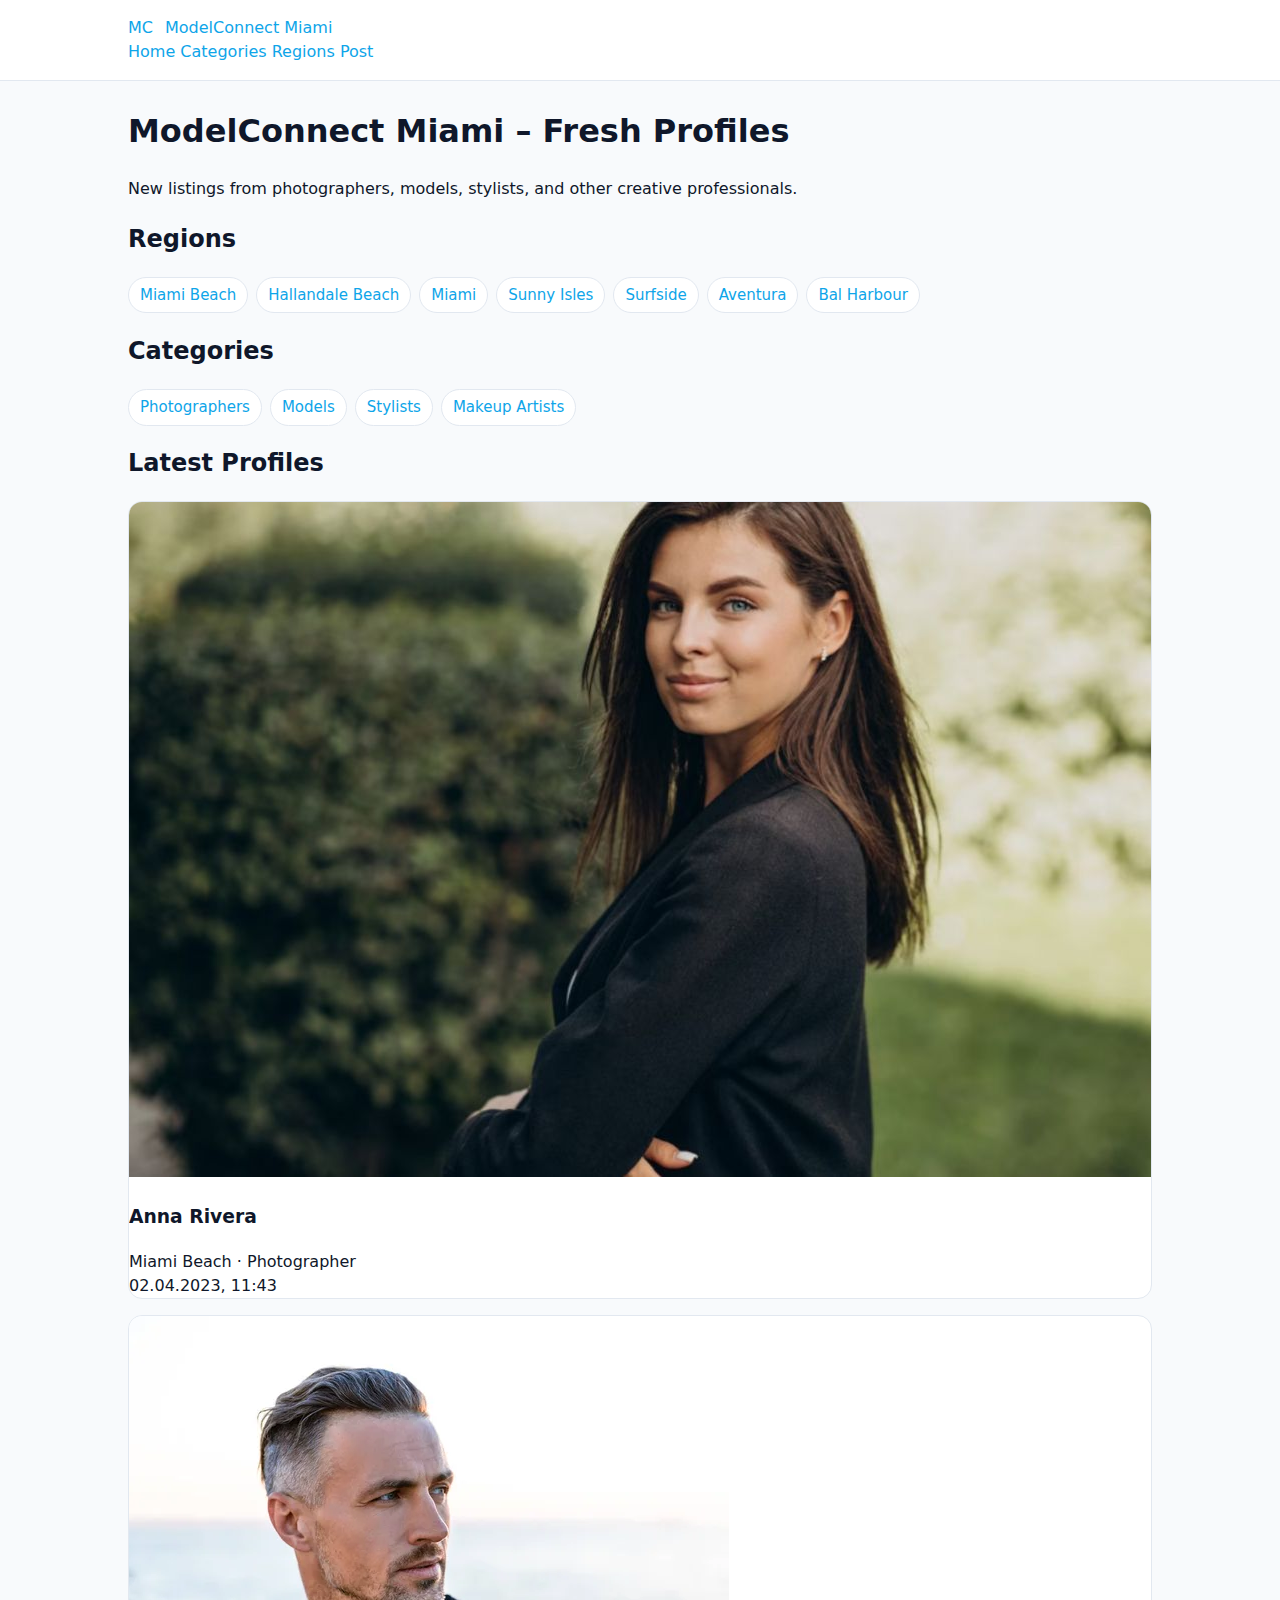
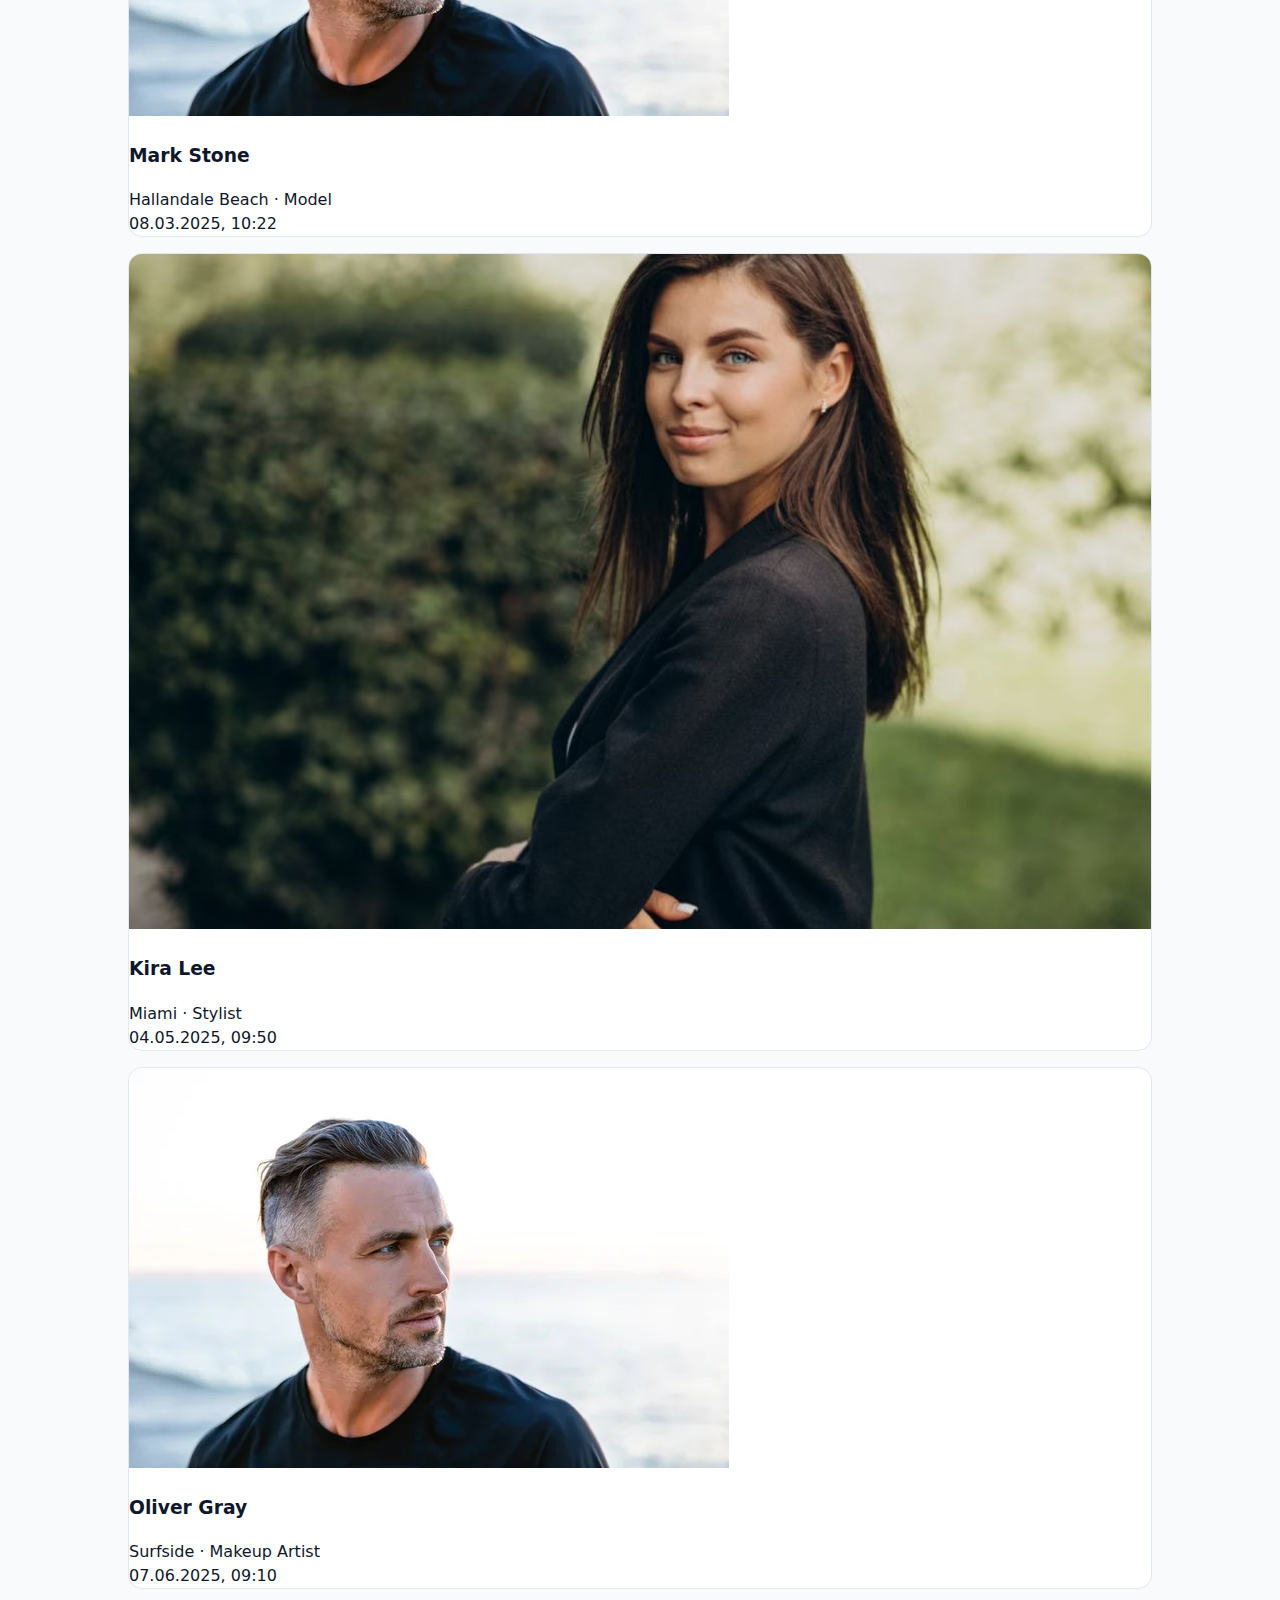
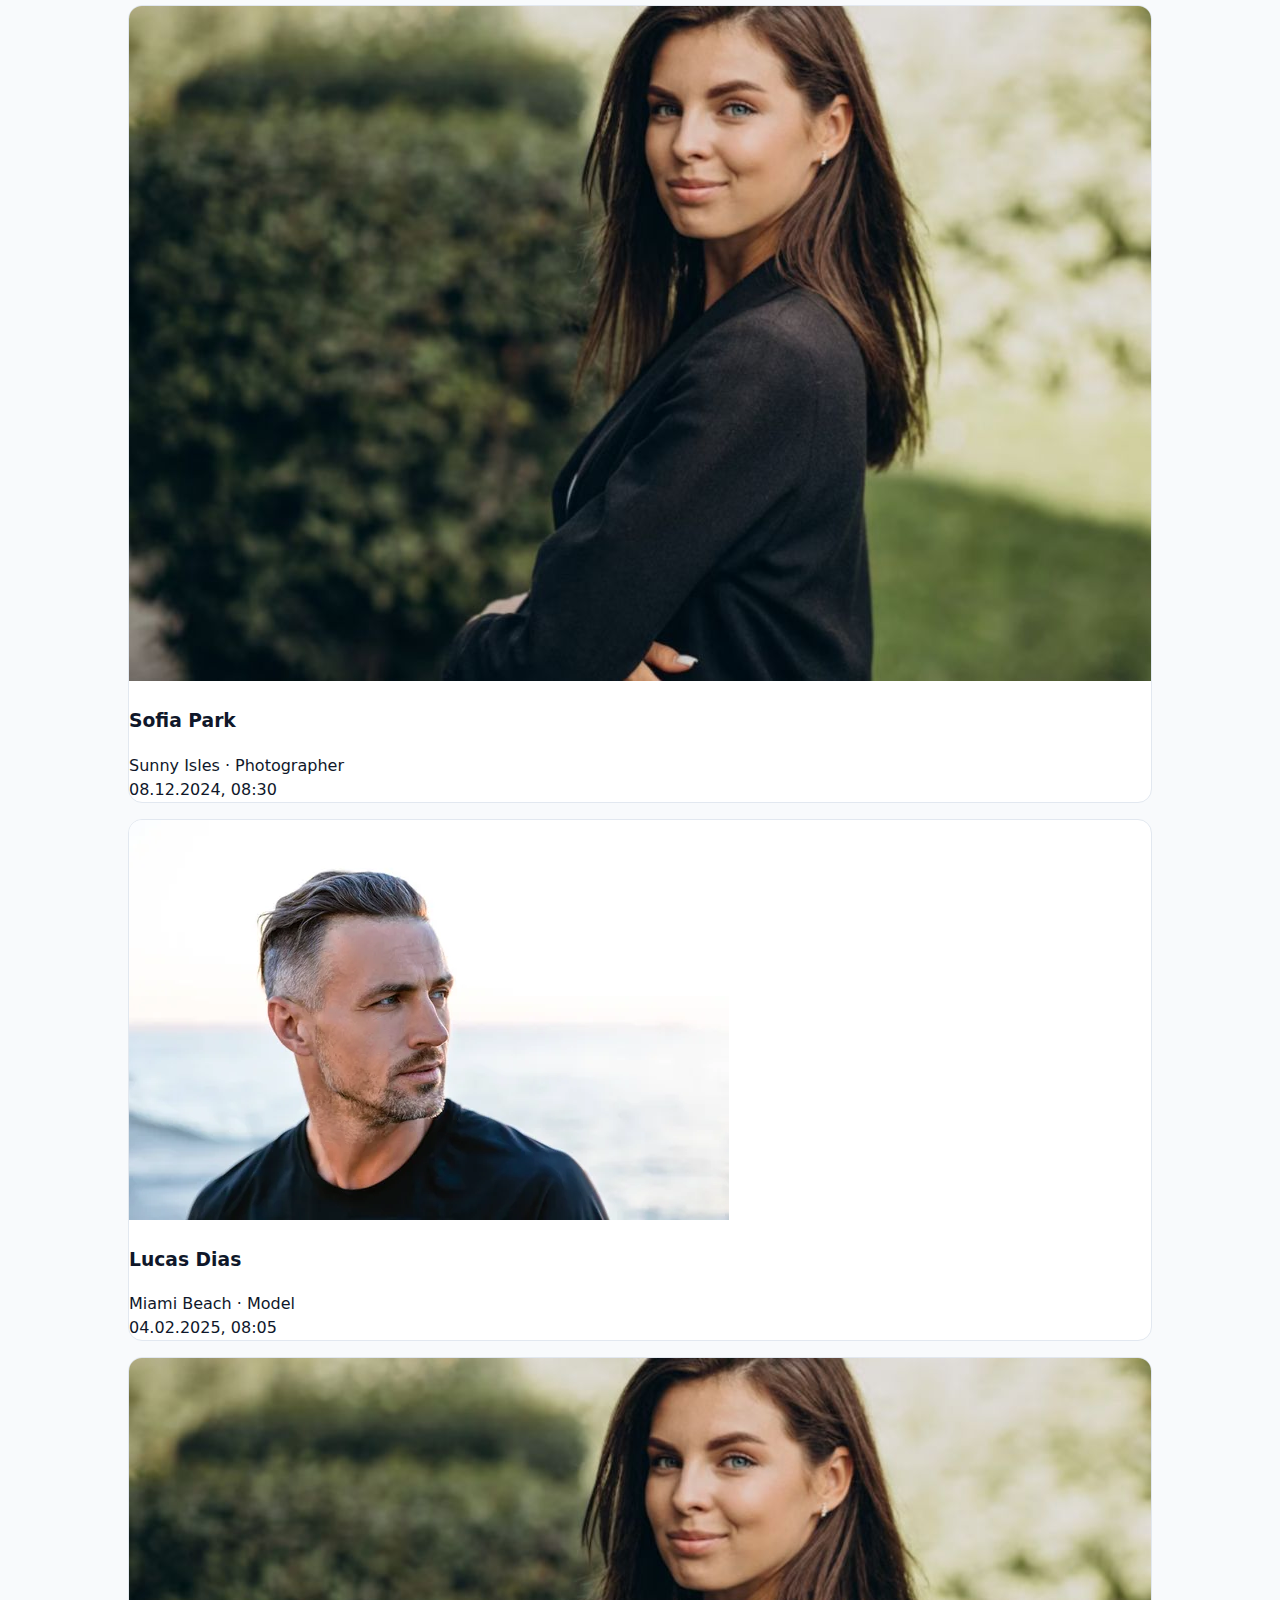
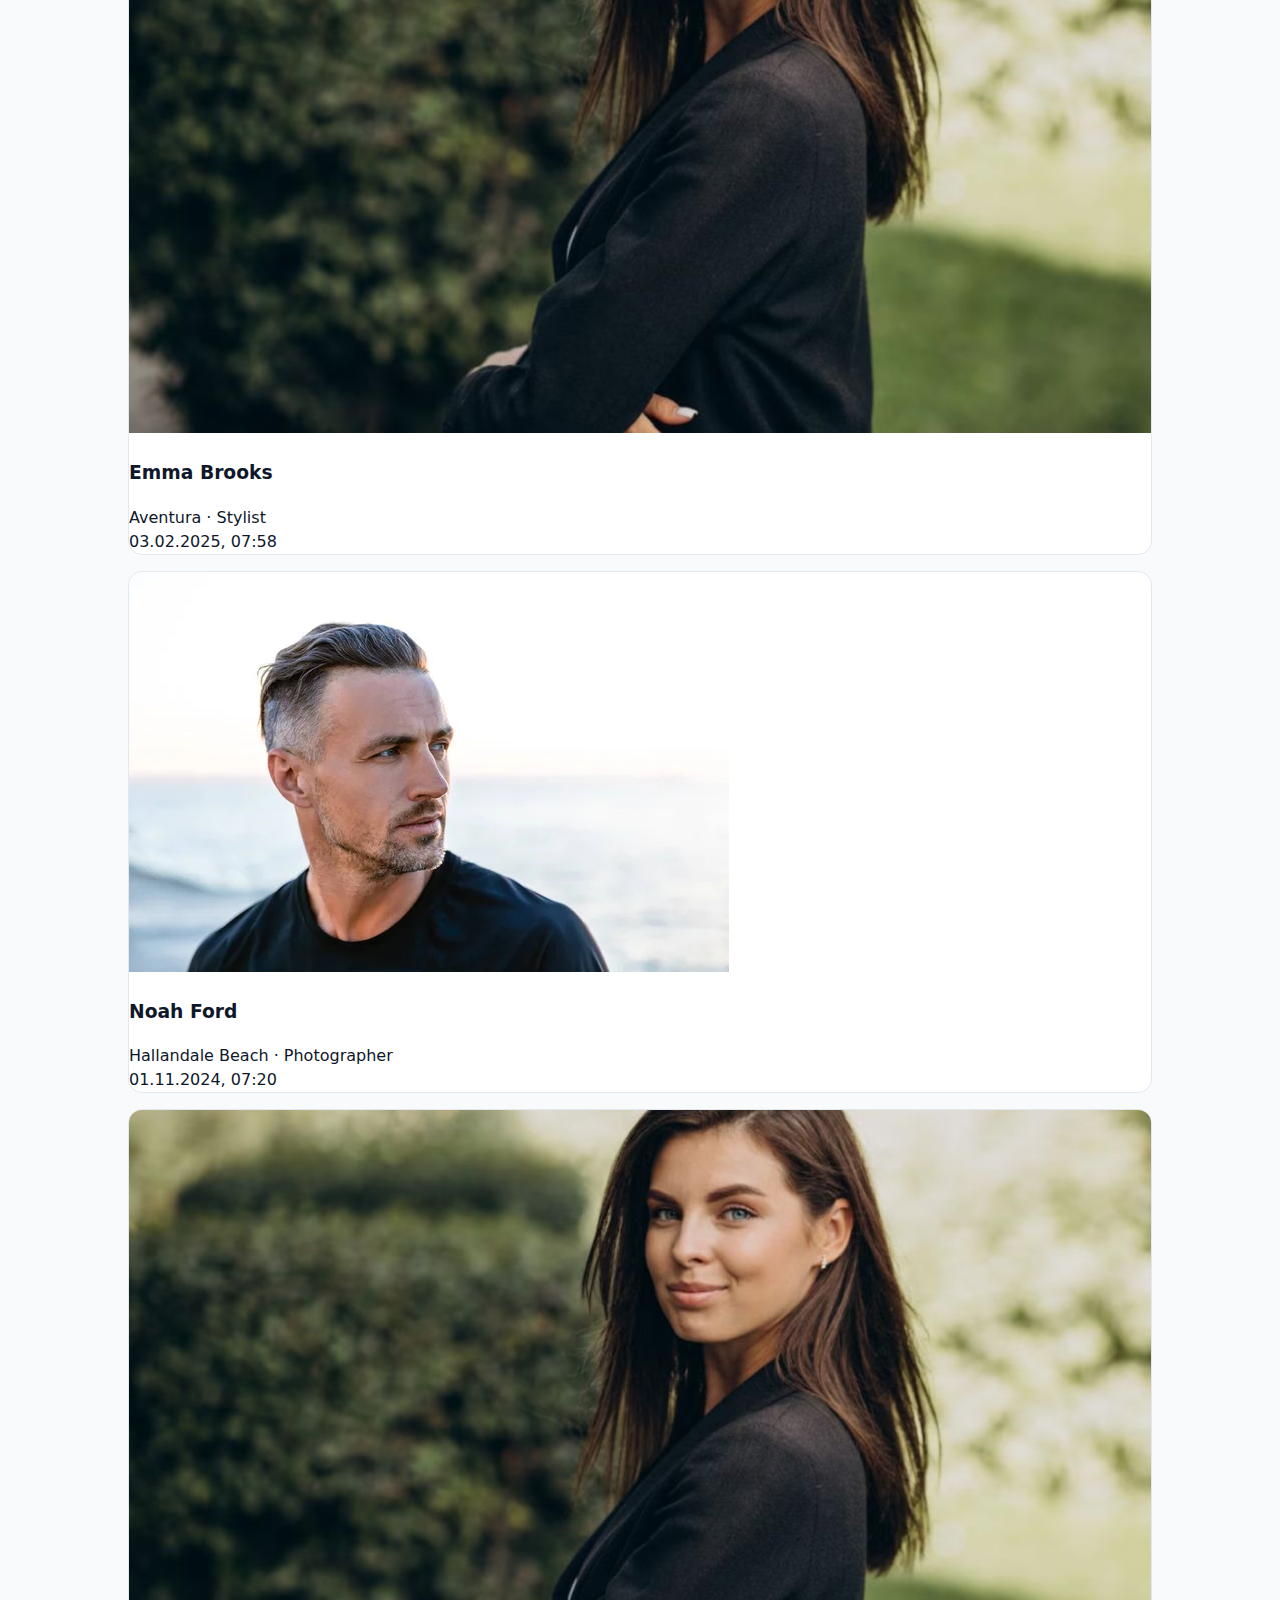
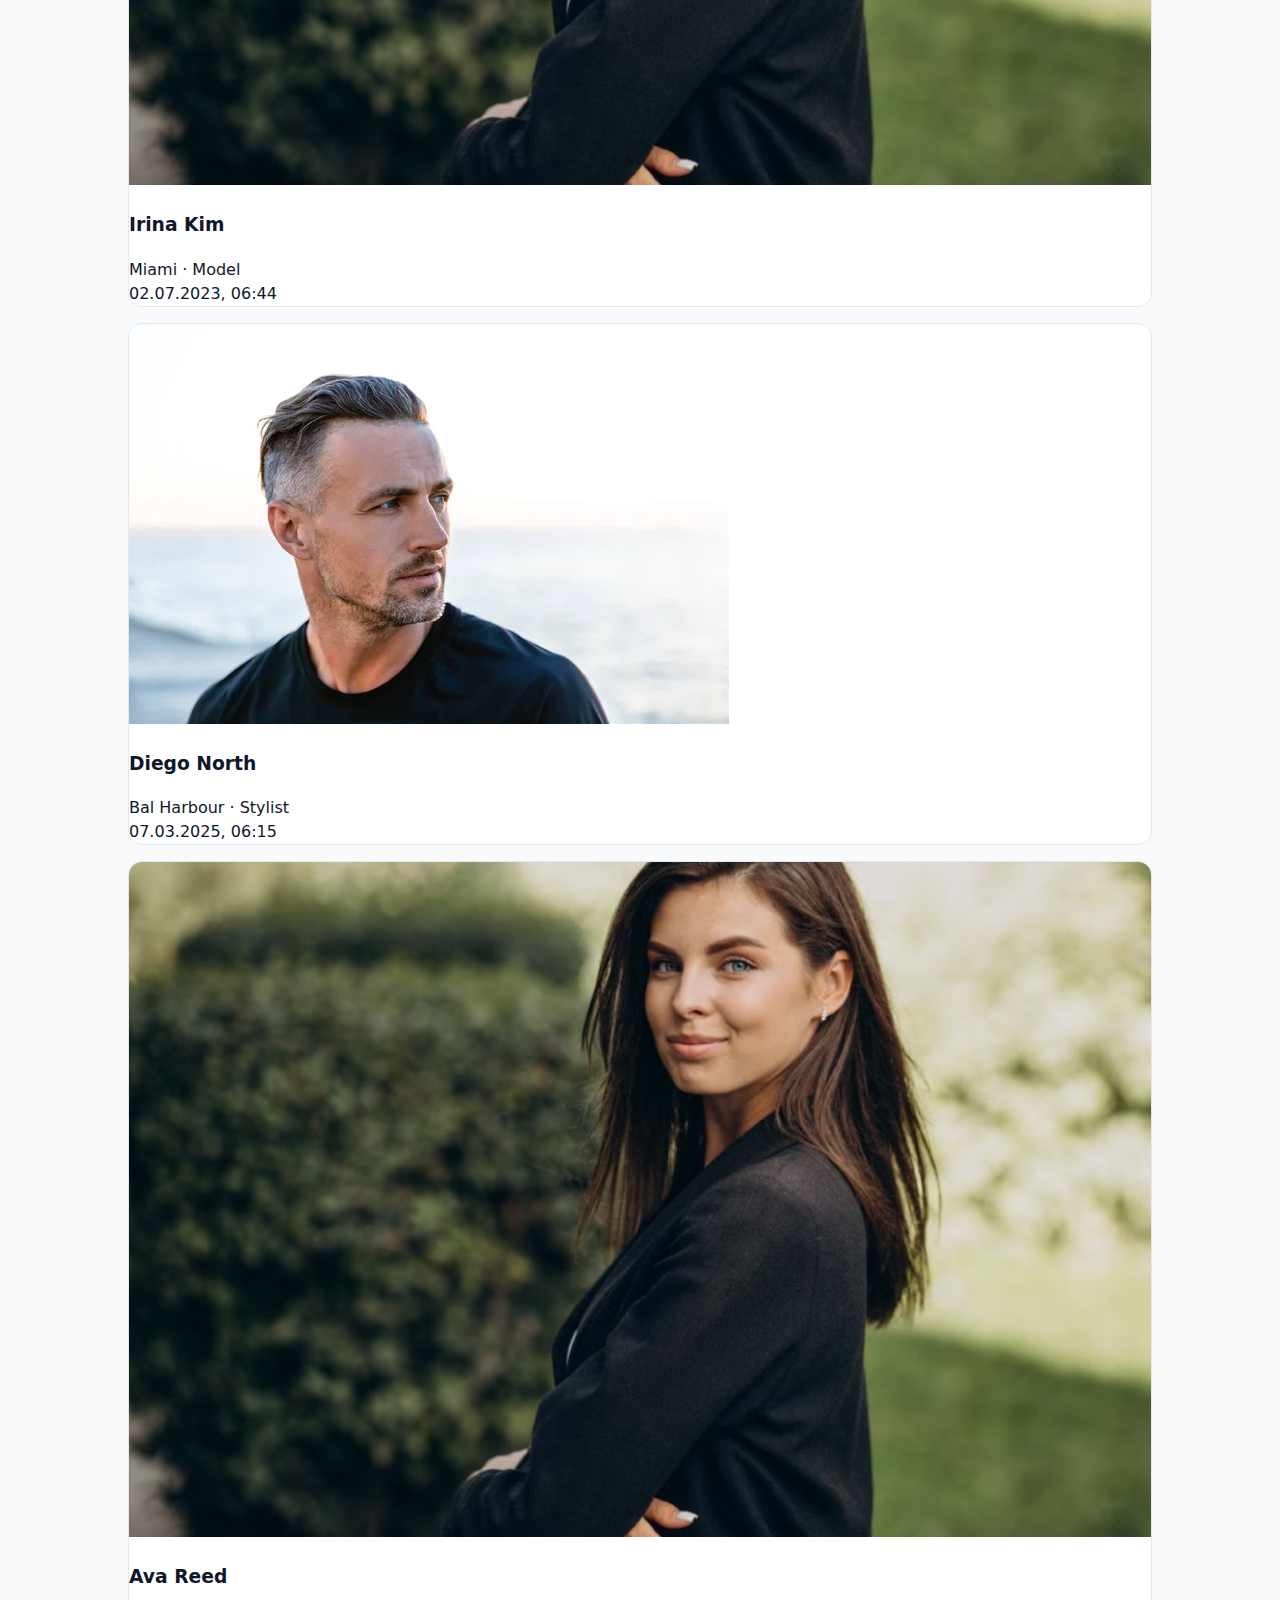
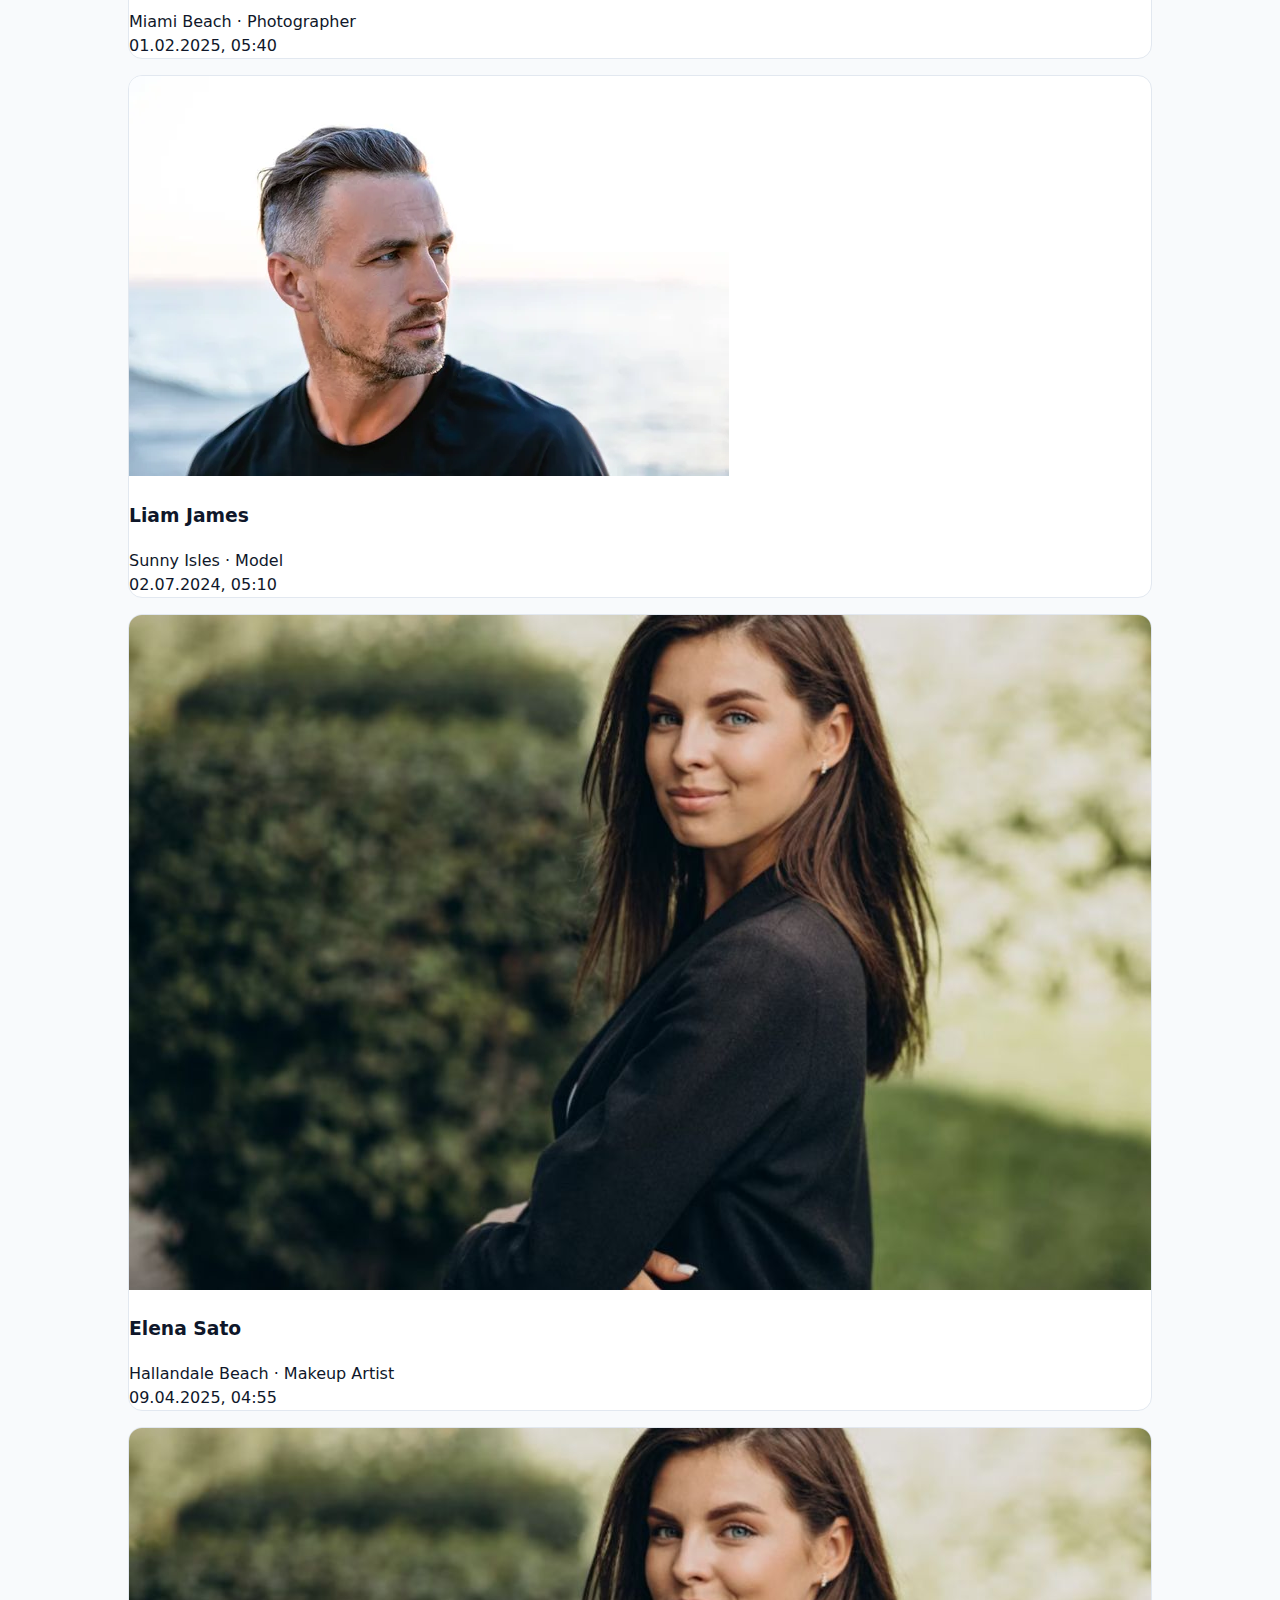
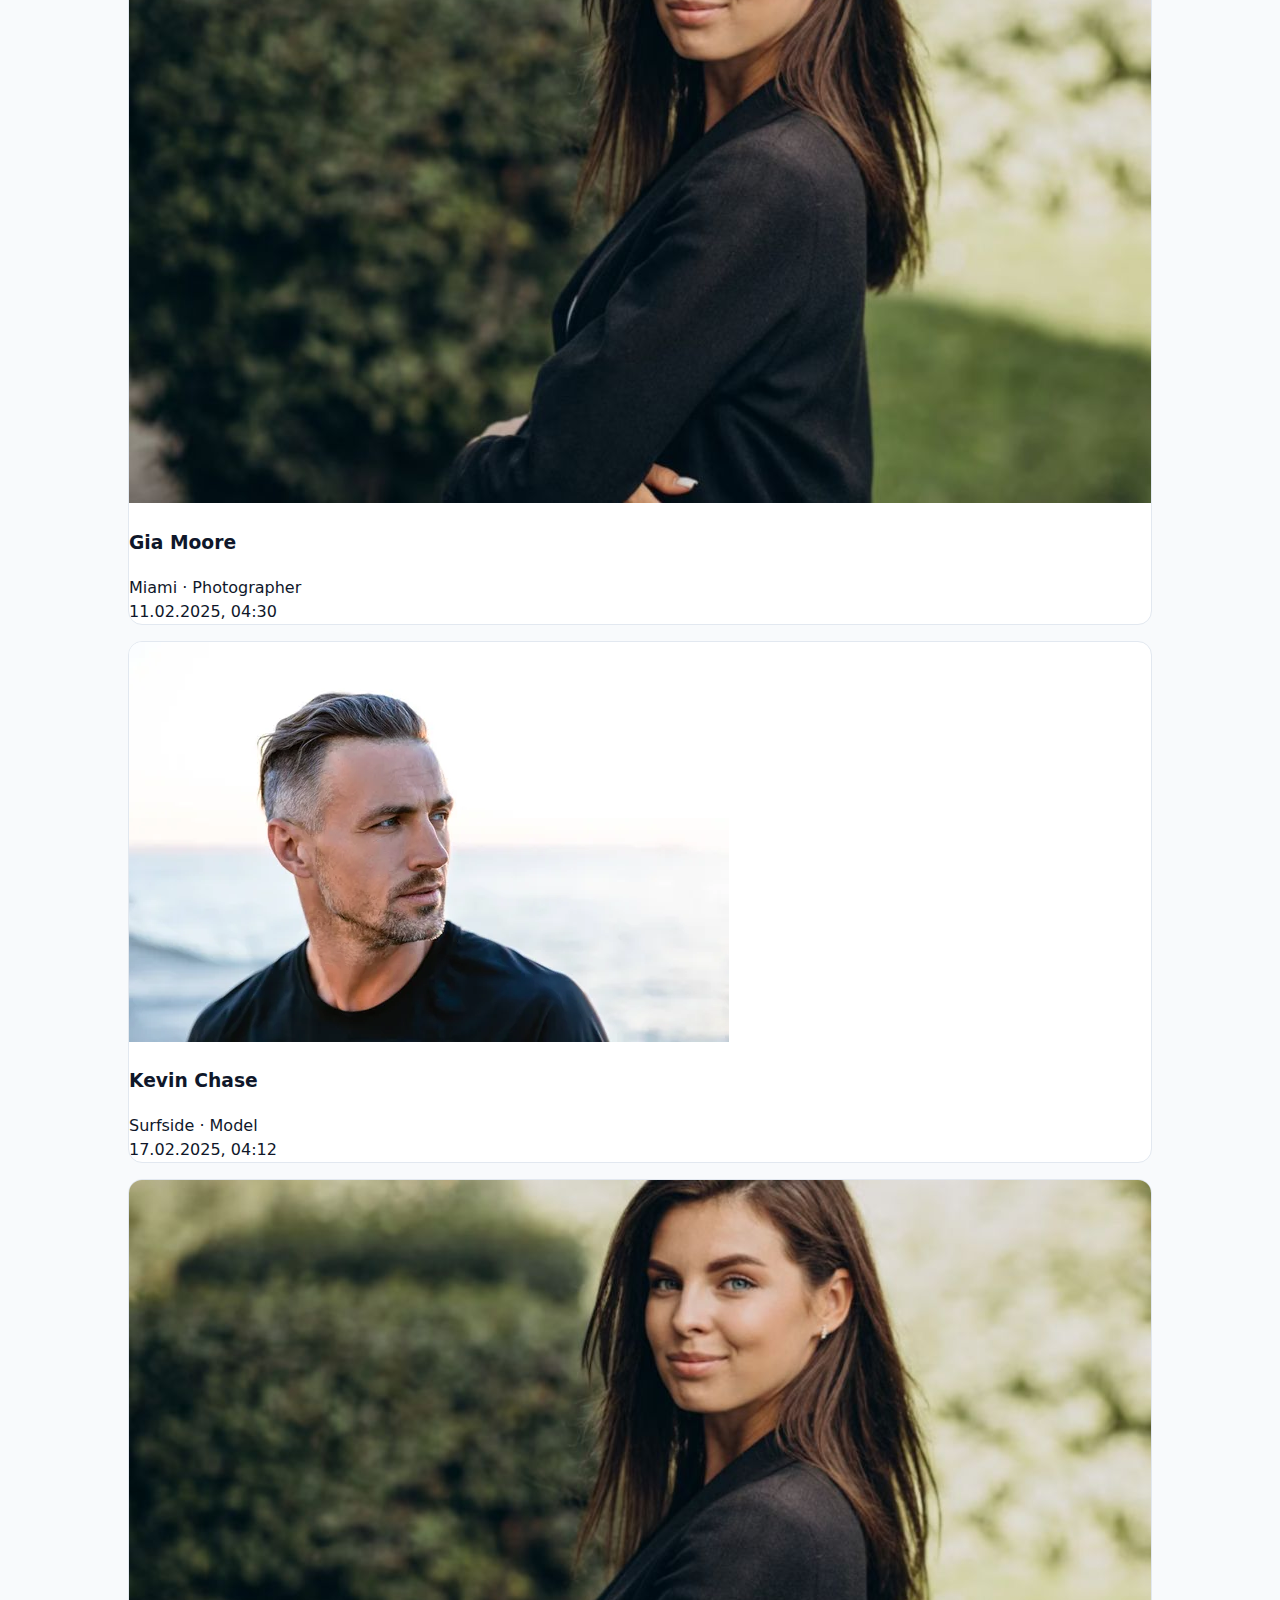
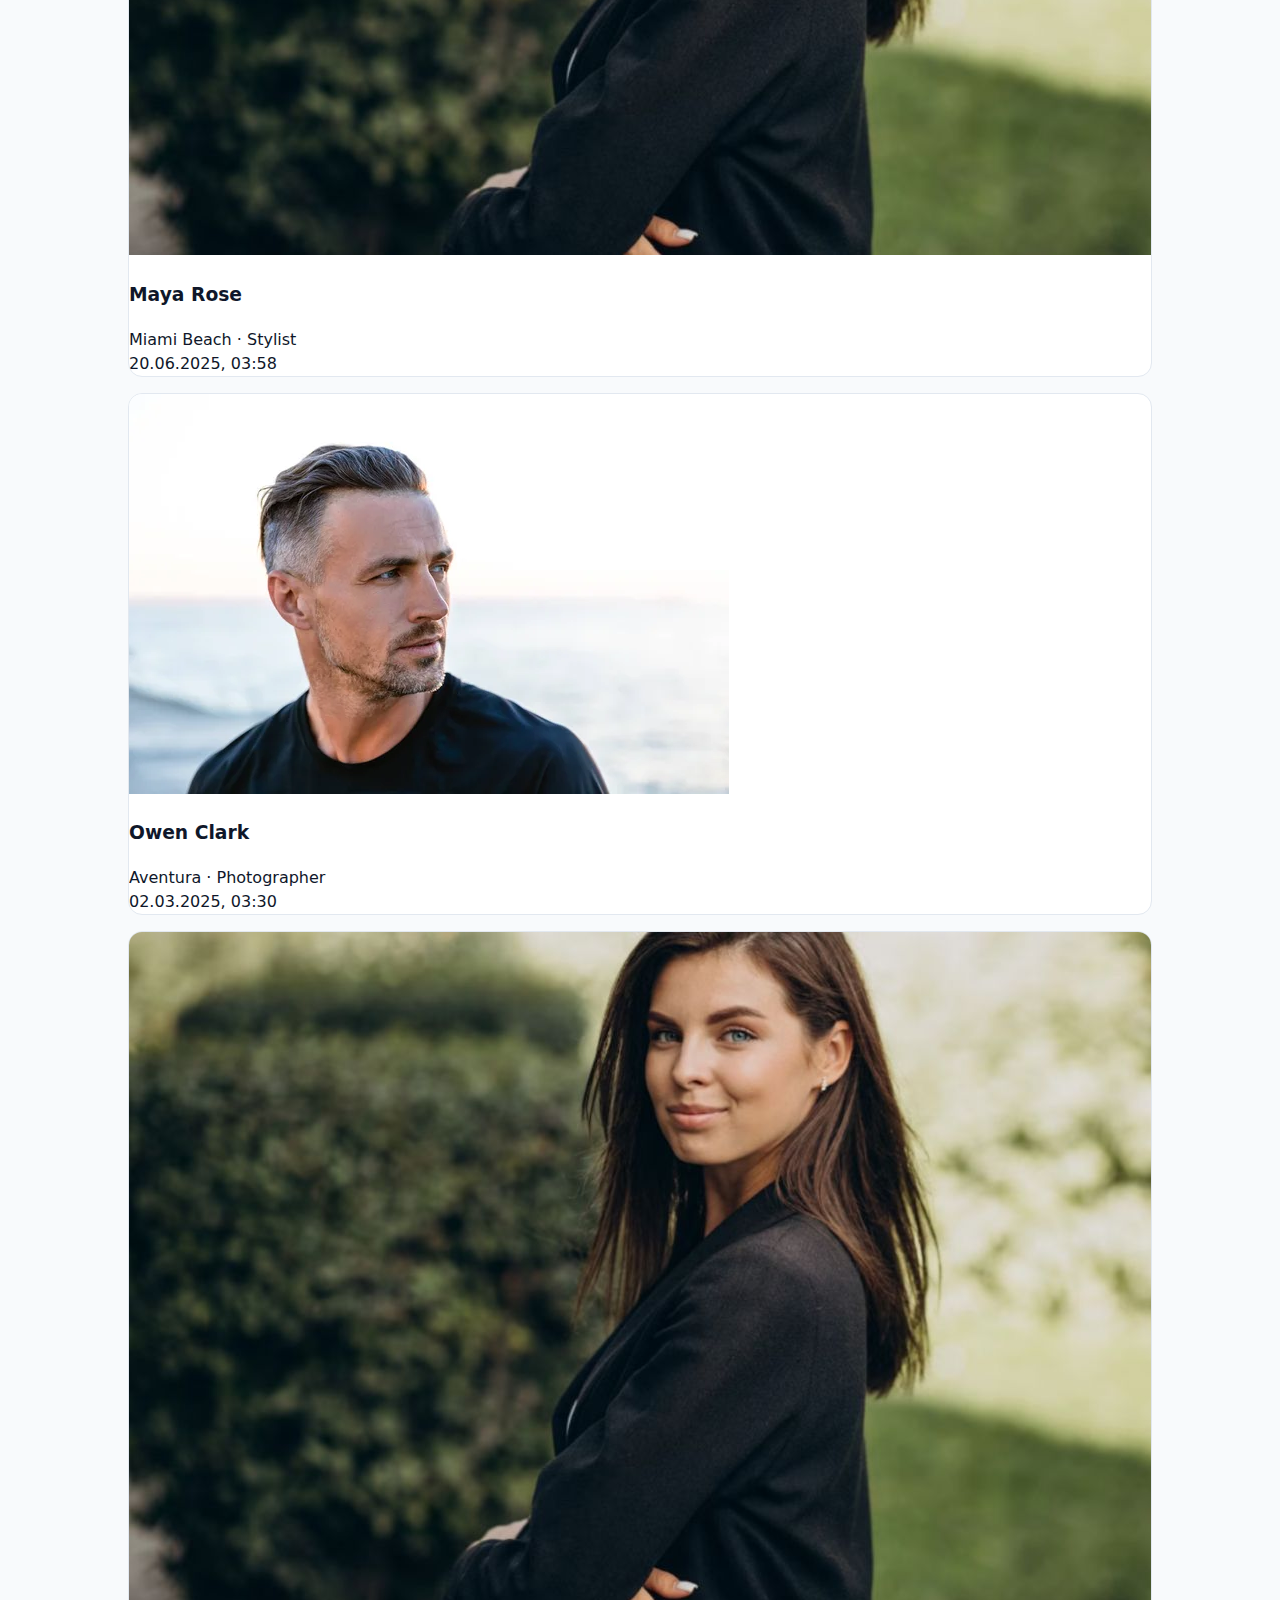
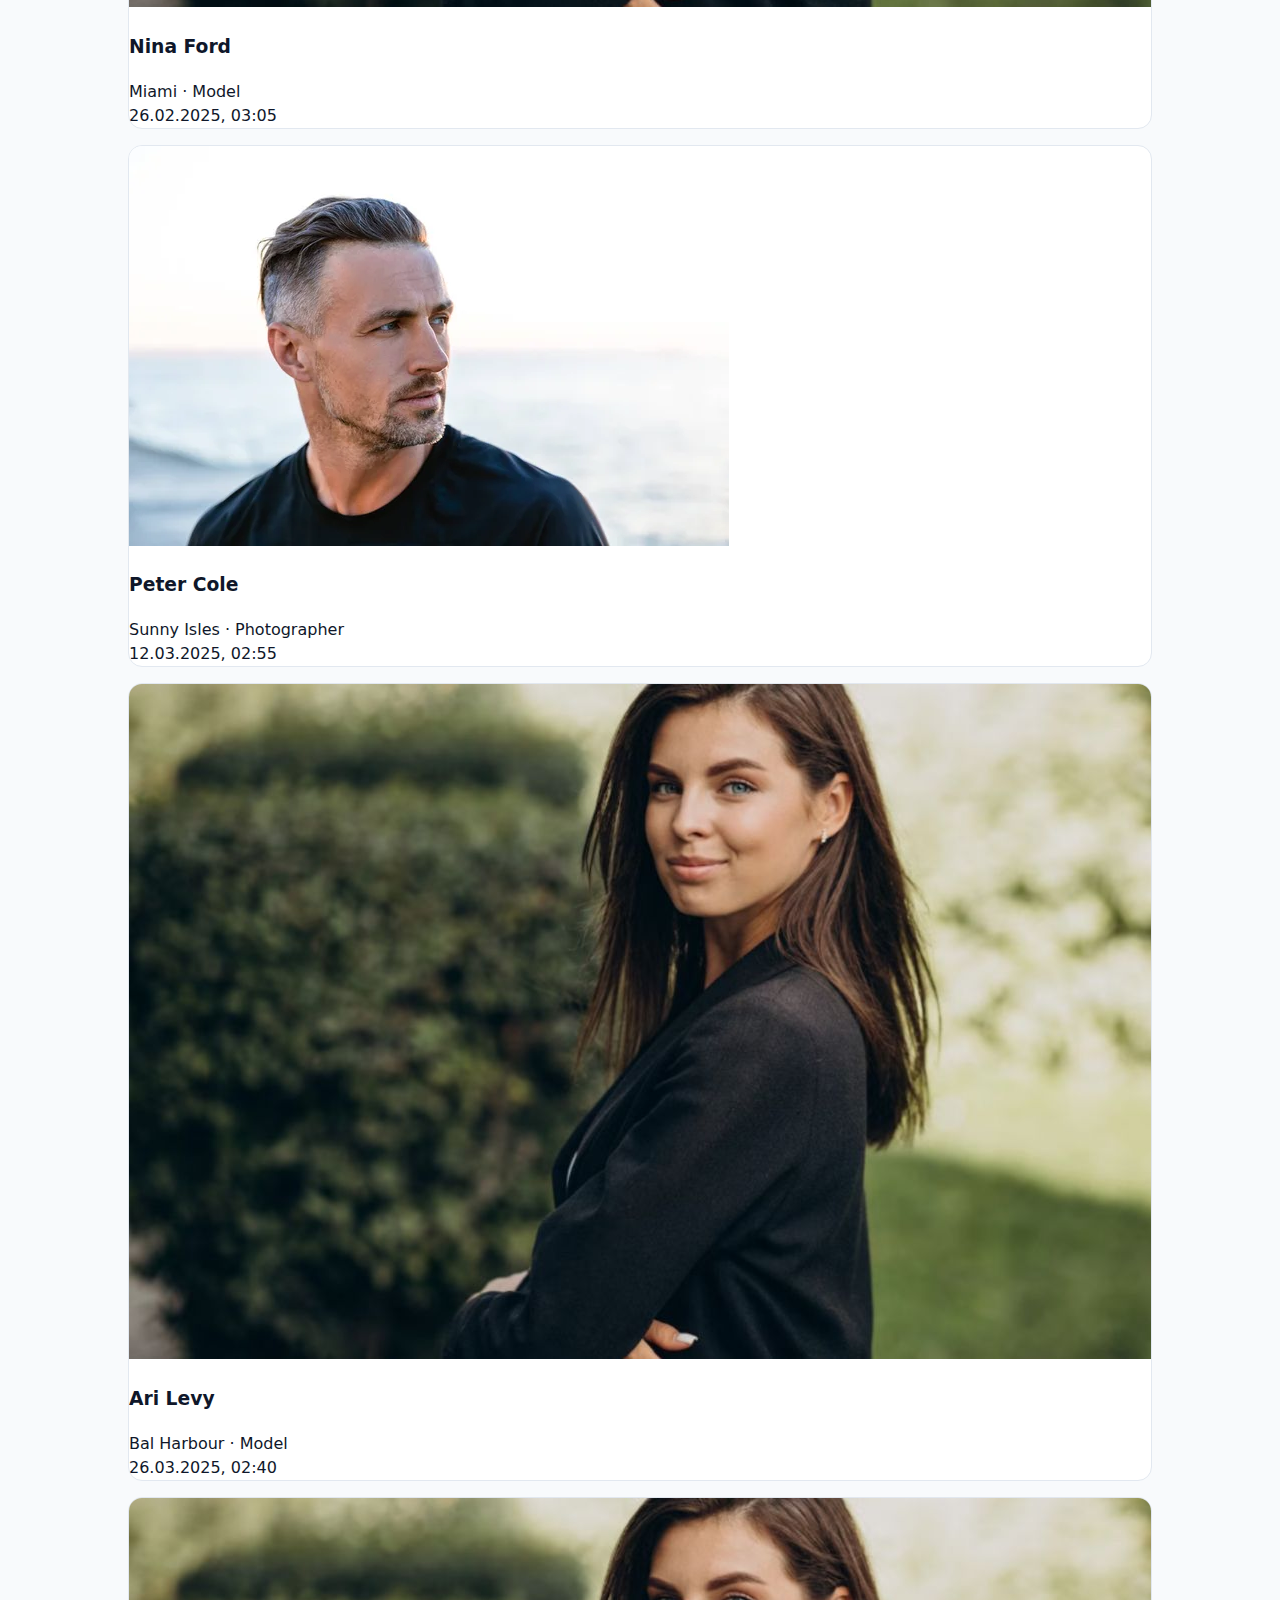
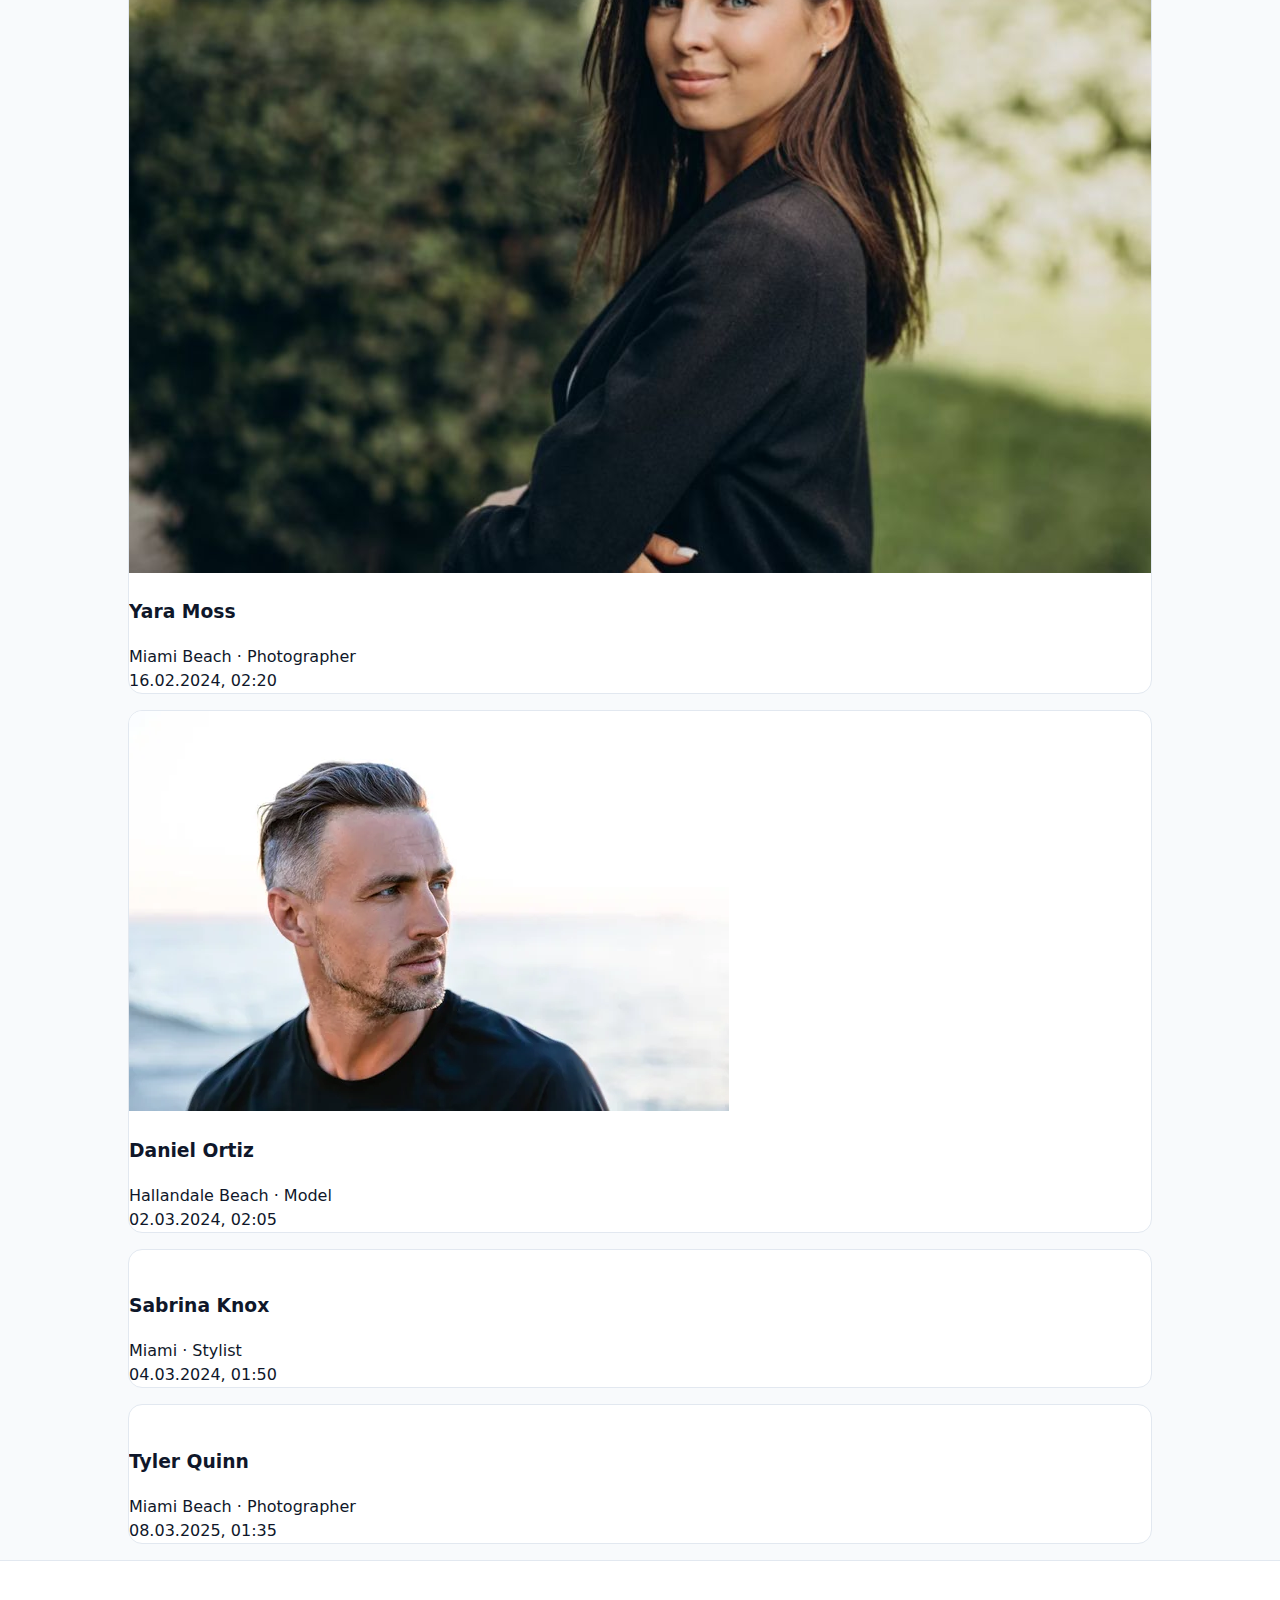
<file: index.html>
<!DOCTYPE html>

<html lang="en">
  <head>
    <meta charset="utf-8" />
    <meta name="viewport" content="width=device-width,initial-scale=1" />
    <title>ModelConnect Miami – Fresh Profiles</title>
    <link rel="stylesheet" href="./css/style.css" />
  </head>

  <body>
    <header class="header">
      <div class="container header__bar">
        <a class="brand" href="./index.html">
          <span class="brand__logo" aria-hidden="true">MC</span>
          <span class="brand__name">ModelConnect Miami</span>
        </a>

        <nav class="header__nav" aria-label="basic">
          <a href="./index.html">Home</a>
          <a href="./category.html">Categories</a>
          <a href="./region.html">Regions</a>
          <a href="./post.html">Post</a>
        </nav>
      </div>
    </header>

    <main class="container">
      <h1 class="page-title">ModelConnect Miami – Fresh Profiles</h1>
      <p class="subtitle">
        New listings from photographers, models, stylists, and other creative
        professionals.
      </p>

      <section aria-labelledby="regions-title">
        <h2 id="regions-title">Regions</h2>

        <ul class="list-inline region-list">
          <li><a class="chip" href="./region.html">Miami Beach</a></li>
          <li><a class="chip" href="./region.html">Hallandale Beach</a></li>
          <li><a class="chip" href="./region.html">Miami</a></li>
          <li><a class="chip" href="./region.html">Sunny Isles</a></li>
          <li><a class="chip" href="./region.html">Surfside</a></li>
          <li><a class="chip" href="./region.html">Aventura</a></li>
          <li><a class="chip" href="./region.html">Bal Harbour</a></li>
        </ul>
      </section>

      <section aria-labelledby="categories-title">
        <h2 id="categories-title">Categories</h2>

        <ul class="list-inline category-list">
          <li><a class="chip" href="./category.html">Photographers</a></li>
          <li><a class="chip" href="./category.html">Models</a></li>
          <li><a class="chip" href="./category.html">Stylists</a></li>
          <li><a class="chip" href="./category.html">Makeup Artists</a></li>
        </ul>
      </section>

      <section aria-labelledby="latest-title">
        <h2 id="latest-title">Latest Profiles</h2>

        <div class="grid grid--cards">
          <article class="card">
            <div class="card__media">
              <img
                src="./img/woman.jpg"
                alt="Profile photo of Anna Rivera"
                loading="lazy"
              />
            </div>

            <div class="card__body">
              <h3 class="card__title">Anna Rivera</h3>
              <div class="card__meta">Miami Beach · Photographer</div>
              <div class="card__time">02.04.2023, 11:43</div>
            </div>
          </article>

          <article class="card">
            <div class="card__media">
              <img
                src="./img/man.jpg"
                alt="Profile photo of Mark Stone"
                loading="lazy"
              />
            </div>

            <div class="card__body">
              <h3 class="card__title">Mark Stone</h3>
              <div class="card__meta">Hallandale Beach · Model</div>
              <div class="card__time">08.03.2025, 10:22</div>
            </div>
          </article>

          <article class="card">
            <div class="card__media">
              <img
                src="./img/woman.jpg"
                alt="Profile photo of Kira Lee"
                loading="lazy"
              />
            </div>

            <div class="card__body">
              <h3 class="card__title">Kira Lee</h3>
              <div class="card__meta">Miami · Stylist</div>
              <div class="card__time">04.05.2025, 09:50</div>
            </div>
          </article>

          <article class="card">
            <div class="card__media">
              <img
                src="./img/man.jpg"
                alt="Profile photo of Oliver Gray"
                loading="lazy"
              />
            </div>

            <div class="card__body">
              <h3 class="card__title">Oliver Gray</h3>
              <div class="card__meta">Surfside · Makeup Artist</div>
              <div class="card__time">07.06.2025, 09:10</div>
            </div>
          </article>

          <article class="card">
            <div class="card__media">
              <img
                src="./img/woman.jpg"
                alt="Profile photo of Sofia Park"
                loading="lazy"
              />
            </div>

            <div class="card__body">
              <h3 class="card__title">Sofia Park</h3>

              <div class="card__meta">Sunny Isles · Photographer</div>

              <div class="card__time">08.12.2024, 08:30</div>
            </div>
          </article>

          <article class="card">
            <div class="card__media">
              <img
                src="./img/man.jpg"
                alt="Profile photo of Lucas Dias"
                loading="lazy"
              />
            </div>

            <div class="card__body">
              <h3 class="card__title">Lucas Dias</h3>
              <div class="card__meta">Miami Beach · Model</div>
              <div class="card__time">04.02.2025, 08:05</div>
            </div>
          </article>

          <article class="card">
            <div class="card__media">
              <img
                src="./img/woman.jpg"
                alt="Profile photo of Emma Brooks"
                loading="lazy"
              />
            </div>

            <div class="card__body">
              <h3 class="card__title">Emma Brooks</h3>
              <div class="card__meta">Aventura · Stylist</div>
              <div class="card__time">03.02.2025, 07:58</div>
            </div>
          </article>

          <article class="card">
            <div class="card__media">
              <img
                src="./img/man.jpg"
                alt="Profile photo of Noah Ford"
                loading="lazy"
              />
            </div>

            <div class="card__body">
              <h3 class="card__title">Noah Ford</h3>
              <div class="card__meta">Hallandale Beach · Photographer</div>
              <div class="card__time">01.11.2024, 07:20</div>
            </div>
          </article>

          <article class="card">
            <div class="card__media">
              <img
                src="./img/woman.jpg"
                alt="Profile photo of Irina Kim"
                loading="lazy"
              />
            </div>

            <div class="card__body">
              <h3 class="card__title">Irina Kim</h3>
              <div class="card__meta">Miami · Model</div>
              <div class="card__time">02.07.2023, 06:44</div>
            </div>
          </article>

          <article class="card">
            <div class="card__media">
              <img
                src="./img/man.jpg"
                alt="Profile photo of Diego North"
                loading="lazy"
              />
            </div>

            <div class="card__body">
              <h3 class="card__title">Diego North</h3>
              <div class="card__meta">Bal Harbour · Stylist</div>
              <div class="card__time">07.03.2025, 06:15</div>
            </div>
          </article>

          <article class="card">
            <div class="card__media">
              <img
                src="./img/woman.jpg"
                alt="Profile photo of Ava Reed"
                loading="lazy"
              />
            </div>

            <div class="card__body">
              <h3 class="card__title">Ava Reed</h3>
              <div class="card__meta">Miami Beach · Photographer</div>
              <div class="card__time">01.02.2025, 05:40</div>
            </div>
          </article>

          <article class="card">
            <div class="card__media">
              <img
                src="./img/man.jpg"
                alt="Profile photo of Liam James"
                loading="lazy"
              />
            </div>

            <div class="card__body">
              <h3 class="card__title">Liam James</h3>
              <div class="card__meta">Sunny Isles · Model</div>
              <div class="card__time">02.07.2024, 05:10</div>
            </div>
          </article>

          <article class="card">
            <div class="card__media">
              <img
                src="./img/woman.jpg"
                alt="Profile photo of Elena Sato"
                loading="lazy"
              />
            </div>

            <div class="card__body">
              <h3 class="card__title">Elena Sato</h3>
              <div class="card__meta">Hallandale Beach · Makeup Artist</div>
              <div class="card__time">09.04.2025, 04:55</div>
            </div>
          </article>

          <article class="card">
            <div class="card__media">
              <img
                src="./img/woman.jpg"
                alt="Profile photo of Gia Moore"
                loading="lazy"
              />
            </div>

            <div class="card__body">
              <h3 class="card__title">Gia Moore</h3>
              <div class="card__meta">Miami · Photographer</div>
              <div class="card__time">11.02.2025, 04:30</div>
            </div>
          </article>

          <article class="card">
            <div class="card__media">
              <img
                src="./img/man.jpg"
                alt="Profile photo of Kevin Chase"
                loading="lazy"
              />
            </div>

            <div class="card__body">
              <h3 class="card__title">Kevin Chase</h3>
              <div class="card__meta">Surfside · Model</div>
              <div class="card__time">17.02.2025, 04:12</div>
            </div>
          </article>

          <article class="card">
            <div class="card__media">
              <img
                src="./img/woman.jpg"
                alt="Profile photo of Maya Rose"
                loading="lazy"
              />
            </div>

            <div class="card__body">
              <h3 class="card__title">Maya Rose</h3>
              <div class="card__meta">Miami Beach · Stylist</div>
              <div class="card__time">20.06.2025, 03:58</div>
            </div>
          </article>

          <article class="card">
            <div class="card__media">
              <img
                src="./img/man.jpg"
                alt="Profile photo of Owen Clark"
                loading="lazy"
              />
            </div>

            <div class="card__body">
              <h3 class="card__title">Owen Clark</h3>
              <div class="card__meta">Aventura · Photographer</div>
              <div class="card__time">02.03.2025, 03:30</div>
            </div>
          </article>

          <article class="card">
            <div class="card__media">
              <img
                src="./img/woman.jpg"
                alt="Profile photo of Nina Ford"
                loading="lazy"
              />
            </div>

            <div class="card__body">
              <h3 class="card__title">Nina Ford</h3>
              <div class="card__meta">Miami · Model</div>
              <div class="card__time">26.02.2025, 03:05</div>
            </div>
          </article>

          <article class="card">
            <div class="card__media">
              <img
                src="./img/man.jpg"
                alt="Profile photo of Peter Cole"
                loading="lazy"
              />
            </div>

            <div class="card__body">
              <h3 class="card__title">Peter Cole</h3>
              <div class="card__meta">Sunny Isles · Photographer</div>
              <div class="card__time">12.03.2025, 02:55</div>
            </div>
          </article>

          <article class="card">
            <div class="card__media">
              <img
                src="./img/woman.jpg"
                alt="Profile photo of Ari Levy"
                loading="lazy"
              />
            </div>

            <div class="card__body">
              <h3 class="card__title">Ari Levy</h3>
              <div class="card__meta">Bal Harbour · Model</div>
              <div class="card__time">26.03.2025, 02:40</div>
            </div>
          </article>

          <article class="card">
            <div class="card__media">
              <img
                src="./img/woman.jpg"
                alt="Profile photo of Yara Moss"
                loading="lazy"
              />
            </div>

            <div class="card__body">
              <h3 class="card__title">Yara Moss</h3>
              <div class="card__meta">Miami Beach · Photographer</div>
              <div class="card__time">16.02.2024, 02:20</div>
            </div>
          </article>

          <article class="card">
            <div class="card__media">
              <img
                src="./img/man.jpg"
                alt="Profile photo of Daniel Ortiz"
                loading="lazy"
              />
            </div>

            <div class="card__body">
              <h3 class="card__title">Daniel Ortiz</h3>
              <div class="card__meta">Hallandale Beach · Model</div>
              <div class="card__time">02.03.2024, 02:05</div>
            </div>
          </article>

          <article class="card">
            <div class="card__media">
              <img
                src="./img/woman.jpg"
                alt="Profile photo of Sabrina Knox"
                loading="lazy"
              />
            </div>

            <div class="card__body">
              <h3 class="card__title">Sabrina Knox</h3>
              <div class="card__meta">Miami · Stylist</div>
              <div class="card__time">04.03.2024, 01:50</div>
            </div>
          </article>

          <article class="card">
            <div class="card__media">
              <img
                src="./img/man.jpg"
                alt="Profile photo of Tyler Quinn"
                loading="lazy"
              />
            </div>
            <div class="card__body">
              <h3 class="card__title">Tyler Quinn</h3>
              <div class="card__meta">Miami Beach · Photographer</div>
              <div class="card__time">08.03.2025, 01:35</div>
            </div>
          </article>
        </div>
      </section>
    </main>

    <footer class="footer">
      <div class="container footer__inner">
        <span>© 2025 ModelConnect Miami</span>
      </div>
    </footer>
  </body>
</html>
</file>
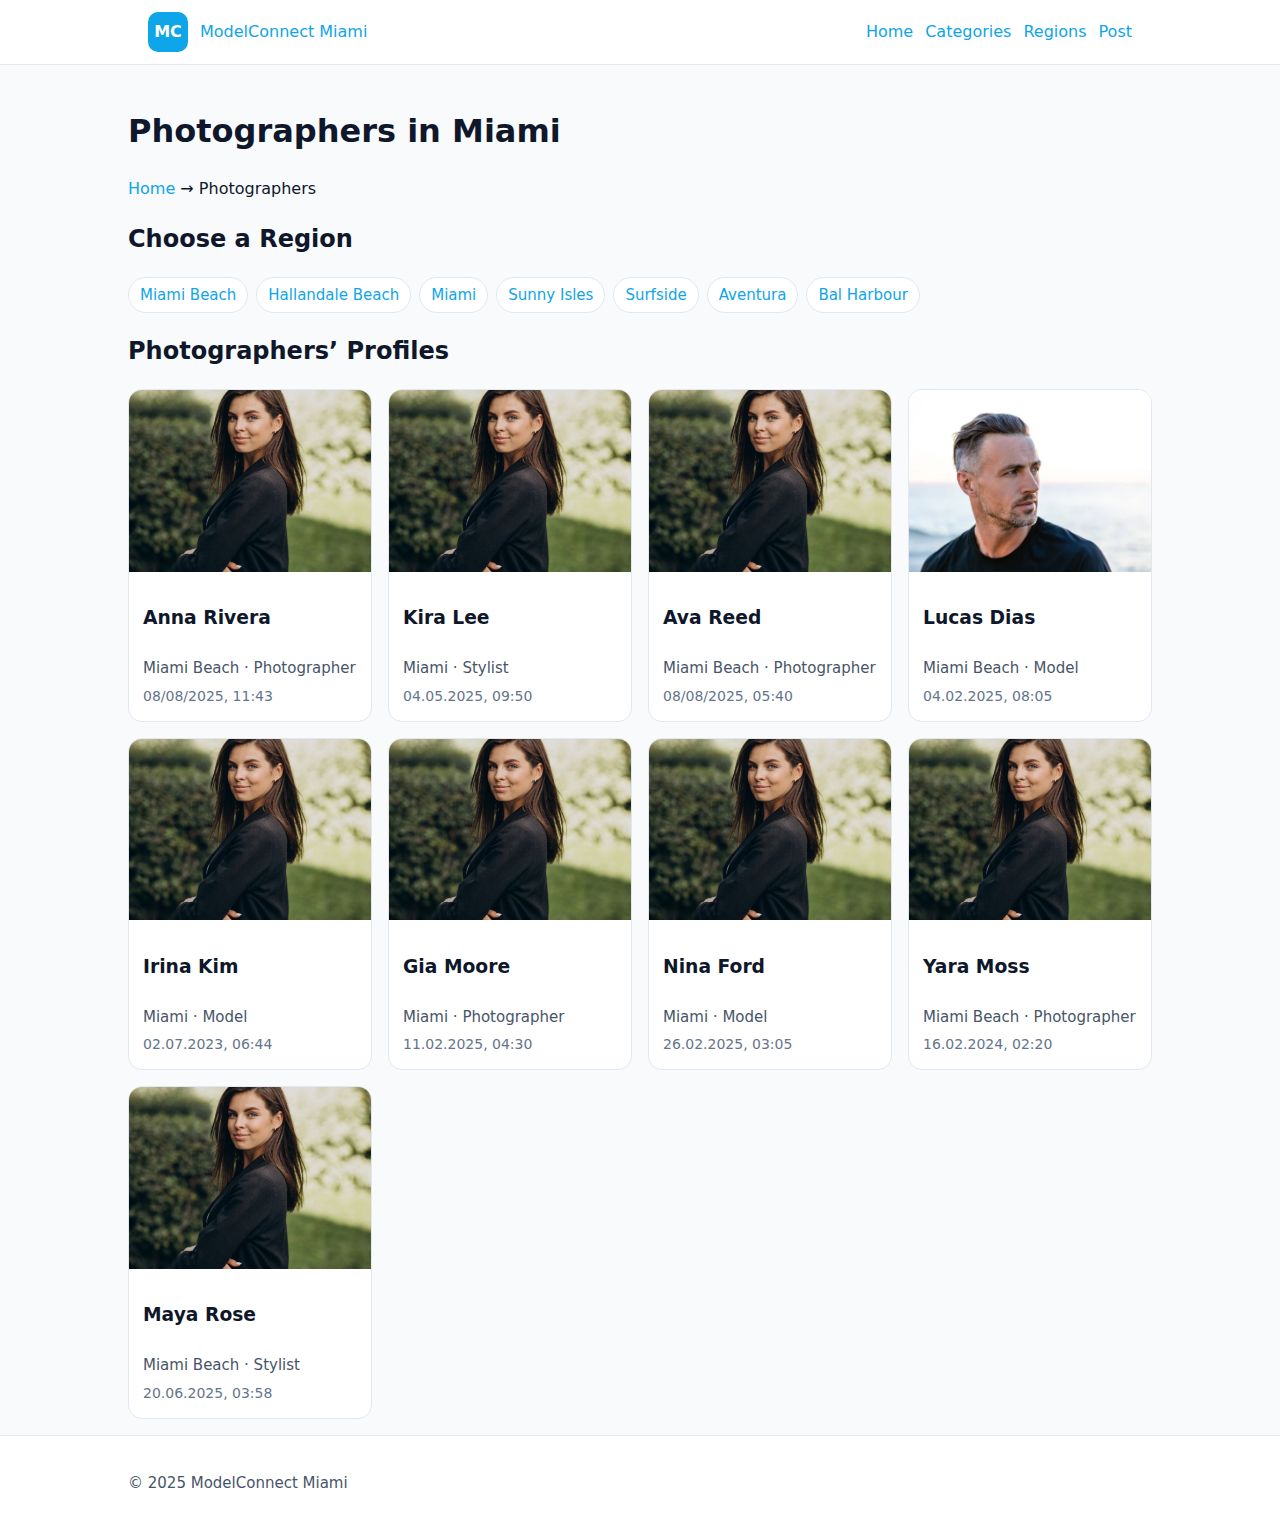
<file: category.html>
<!DOCTYPE html>
<html lang="en">
  <head>
    <meta charset="utf-8" />
    <meta name="viewport" content="width=device-width,initial-scale=1" />
    <title>Photographers in Miami</title>
    <link rel="stylesheet" href="./css/style.css" />
    <link
      rel="icon"
      href="/Test-ModelConnect-Miami/favicon.ico"
      type="image/x-icon"
    />
  </head>

  <body>
    <header class="header">
      <div class="container header-bar">
        <a class="brand" href="./index.html">
          <span class="brand-logo" aria-hidden="true">MC</span>
          <span class="brand-name">ModelConnect Miami</span>
        </a>

        <input type="checkbox" id="burger-toggle" class="burger-checkbox" />
        <label for="burger-toggle" class="burger">
          <span></span>
          <span></span>
          <span></span>
        </label>

        <nav class="header-nav" aria-label="basic">
          <a href="./index.html">Home</a>
          <a href="./category.html">Categories</a>
          <a href="./region.html">Regions</a>
          <a href="./post.html">Post</a>
        </nav>
      </div>
    </header>

    <main class="container">
      <h1 class="page-title">Photographers in Miami</h1>
      <nav class="breadcrumb" aria-label="Breadcrumb">
        <a href="./index.html">Home</a>
        <span class="breadcrumb-sep">→</span>
        <span aria-current="page">Photographers</span>
      </nav>

      <section aria-labelledby="switch-region">
        <h2 id="switch-region">Choose a Region</h2>
        <ul class="list-inline">
          <li><a class="chip" href="./category.html">Miami Beach</a></li>
          <li><a class="chip" href="./category.html">Hallandale Beach</a></li>
          <li><a class="chip" href="./category.html">Miami</a></li>
          <li><a class="chip" href="./category.html">Sunny Isles</a></li>
          <li><a class="chip" href="./category.html">Surfside</a></li>
          <li><a class="chip" href="./category.html">Aventura</a></li>
          <li><a class="chip" href="./category.html">Bal Harbour</a></li>
        </ul>
      </section>

      <section aria-labelledby="cards-cat">
        <h2 id="cards-cat">Photographers’ Profiles</h2>
        <div class="grid grid-cards">
          <article class="card">
            <div class="card-media">
              <img
                src="./img/woman.jpg"
                alt="Profile photo of Anna Rivera"
                loading="lazy"
              />
            </div>
            <div class="card-body">
              <h3 class="card-title">Anna Rivera</h3>
              <div class="card-meta">Miami Beach · Photographer</div>
              <div class="card-time">08/08/2025, 11:43</div>
            </div>
          </article>

          <article class="card">
            <div class="card-media">
              <img
                src="./img/woman.jpg"
                alt="Profile photo of Kira Lee"
                loading="lazy"
              />
            </div>
            <div class="card-body">
              <h3 class="card-title">Kira Lee</h3>
              <div class="card-meta">Miami · Stylist</div>
              <div class="card-time">04.05.2025, 09:50</div>
            </div>
          </article>

          <article class="card">
            <div class="card-media">
              <img
                src="./img/woman.jpg"
                alt="Profile photo of Ava Reed"
                loading="lazy"
              />
            </div>
            <div class="card-body">
              <h3 class="card-title">Ava Reed</h3>
              <div class="card-meta">Miami Beach · Photographer</div>
              <div class="card-time">08/08/2025, 05:40</div>
            </div>
          </article>

          <article class="card">
            <div class="card-media">
              <img
                src="./img/man.jpg"
                alt="Profile photo of Lucas Dias"
                loading="lazy"
              />
            </div>
            <div class="card-body">
              <h3 class="card-title">Lucas Dias</h3>
              <div class="card-meta">Miami Beach · Model</div>
              <div class="card-time">04.02.2025, 08:05</div>
            </div>
          </article>

          <article class="card">
            <div class="card-media">
              <img
                src="./img/woman.jpg"
                alt="Profile photo of Irina Kim"
                loading="lazy"
              />
            </div>
            <div class="card-body">
              <h3 class="card-title">Irina Kim</h3>
              <div class="card-meta">Miami · Model</div>
              <div class="card-time">02.07.2023, 06:44</div>
            </div>
          </article>

          <article class="card">
            <div class="card-media">
              <img
                src="./img/woman.jpg"
                alt="Profile photo of Gia Moore"
                loading="lazy"
              />
            </div>
            <div class="card-body">
              <h3 class="card-title">Gia Moore</h3>
              <div class="card-meta">Miami · Photographer</div>
              <div class="card-time">11.02.2025, 04:30</div>
            </div>
          </article>

          <article class="card">
            <div class="card-media">
              <img
                src="./img/woman.jpg"
                alt="Profile photo of Nina Ford"
                loading="lazy"
              />
            </div>
            <div class="card-body">
              <h3 class="card-title">Nina Ford</h3>
              <div class="card-meta">Miami · Model</div>
              <div class="card-time">26.02.2025, 03:05</div>
            </div>
          </article>

          <article class="card">
            <div class="card-media">
              <img
                src="./img/woman.jpg"
                alt="Profile photo of Yara Moss"
                loading="lazy"
              />
            </div>
            <div class="card-body">
              <h3 class="card-title">Yara Moss</h3>
              <div class="card-meta">Miami Beach · Photographer</div>
              <div class="card-time">16.02.2024, 02:20</div>
            </div>
          </article>

          <article class="card">
            <div class="card-media">
              <img
                src="./img/woman.jpg"
                alt="Profile photo of Maya Rose"
                loading="lazy"
              />
            </div>
            <div class="card-body">
              <h3 class="card-title">Maya Rose</h3>
              <div class="card-meta">Miami Beach · Stylist</div>
              <div class="card-time">20.06.2025, 03:58</div>
            </div>
          </article>
        </div>
      </section>
    </main>

    <footer class="footer">
      <div class="container footer-inner">
        <span>© 2025 ModelConnect Miami</span>
      </div>
    </footer>
  </body>
</html>
</file>
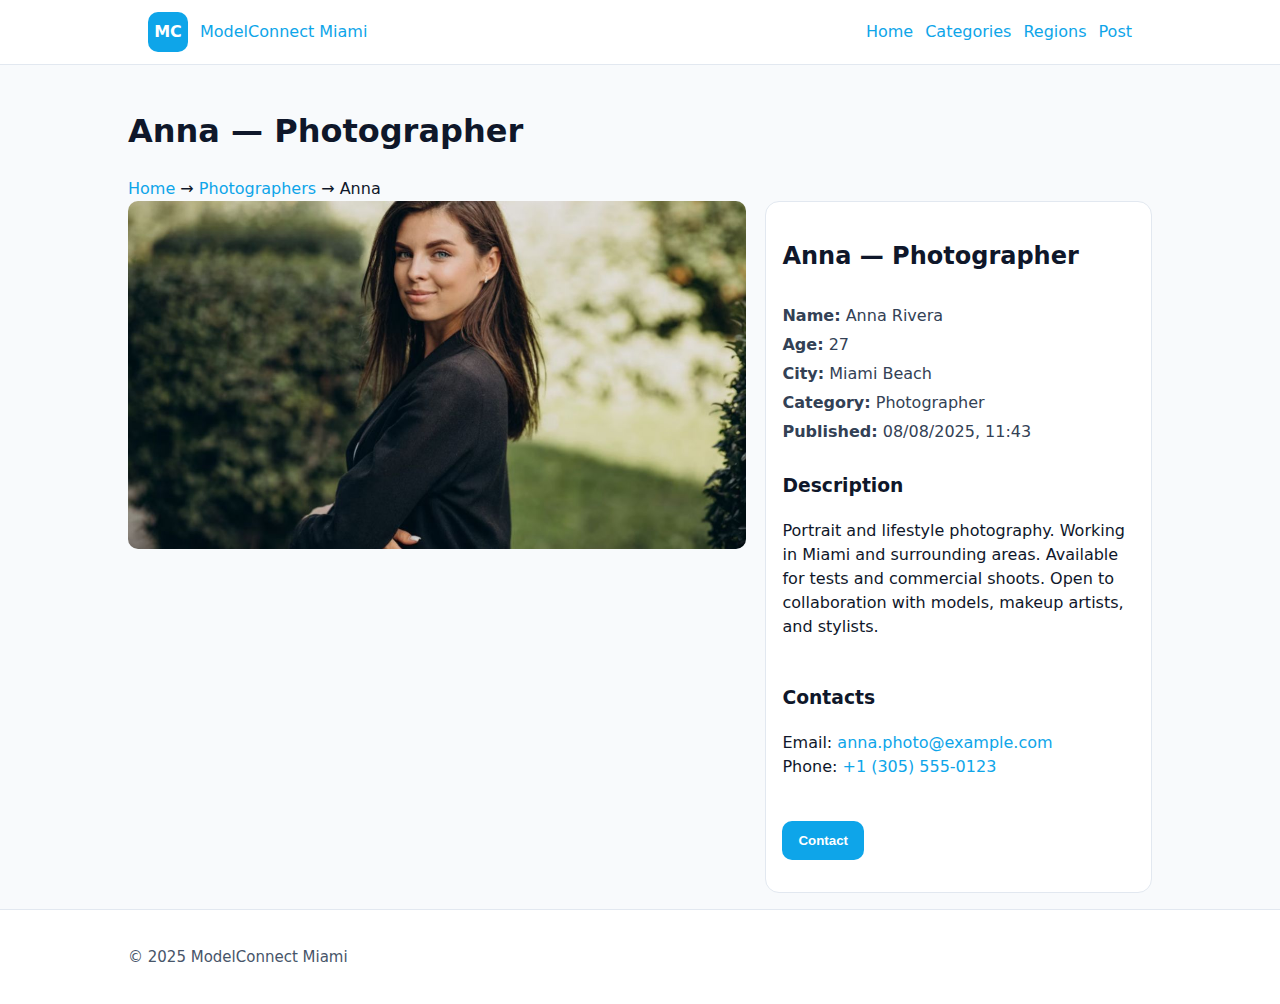
<file: post.html>
<!DOCTYPE html>
<html lang="en">
<head>
  <meta charset="utf-8">
  <meta name="viewport" content="width=device-width,initial-scale=1">
  <title>Anna — Photographer</title>
  <link rel="stylesheet" href="./css/style.css">
</head>
<body>
  <header class="header">
    <div class="container header-bar">
      <a class="brand" href="./index.html">
        <span class="brand-logo" aria-hidden="true">MC</span>
        <span class="brand-name">ModelConnect Miami</span>
      </a>

        <input type="checkbox" id="burger-toggle" class="burger-checkbox" />
        <label for="burger-toggle" class="burger">
          <span></span>
          <span></span>
          <span></span>
        </label>

      <nav class="header-nav" aria-label="basic">
        <a href="./index.html">Home</a>
        <a href="./category.html">Categories</a>
        <a href="./region.html">Regions</a>
        <a href="./post.html">Post</a>
      </nav>
    </div>
  </header>
  <main class="container">
    <h1 class="page-title">Anna — Photographer</h1>
    <nav class="breadcrumb" aria-label="Breadcrumb">
      <a href="./index.html">Home</a>
      <span class="breadcrumb-sep">→</span>
      <a href="./category.html">Photographers</a>
      <span class="breadcrumb-sep">→</span>
      <span aria-current="page">Anna</span>
    </nav>
<article class="profile">
  <section aria-labelledby="media-title">
    <h2 id="media-title" class="visually-hidden">Portfolio Gallery</h2>
    <div class="gallery">
      <img src="./img/woman.jpg" alt="Anna's work 1" loading="lazy">
    </div>
  </section>
  <aside class="profile-panel" aria-labelledby="about-title">
    <h2 id="about-title">Anna — Photographer</h2>
    <div class="meta">
      <div><strong>Name:</strong> Anna Rivera</div>
      <div><strong>Age:</strong> 27</div>
      <div><strong>City:</strong> Miami Beach</div>
      <div><strong>Category:</strong> Photographer</div>
      <div><strong>Published:</strong> 08/08/2025, 11:43</div>
    </div>
    <section aria-labelledby="desc-title">
      <h3 id="desc-title">Description</h3>
      <p>Portrait and lifestyle photography. Working in Miami and surrounding areas. Available for tests and commercial shoots. Open to collaboration with models, makeup artists, and stylists.</p>
    </section>
    <section aria-labelledby="contact-title">
      <h3 id="contact-title">Contacts</h3>
      <p>Email: <a href="mailto:anna.photo@example.com">anna.photo@example.com</a><br>
         Phone: <a href="tel:+13055550123">+1 (305) 555-0123</a></p>
    </section>
    <p>
     <button type="button" class="btn">Contact</button>
</p>
  </aside>
</article>
  </main>
  <footer class="footer">
    <div class="container footer-inner">
      <span>© 2025 ModelConnect Miami</span>
      <nav class="footer
</file>
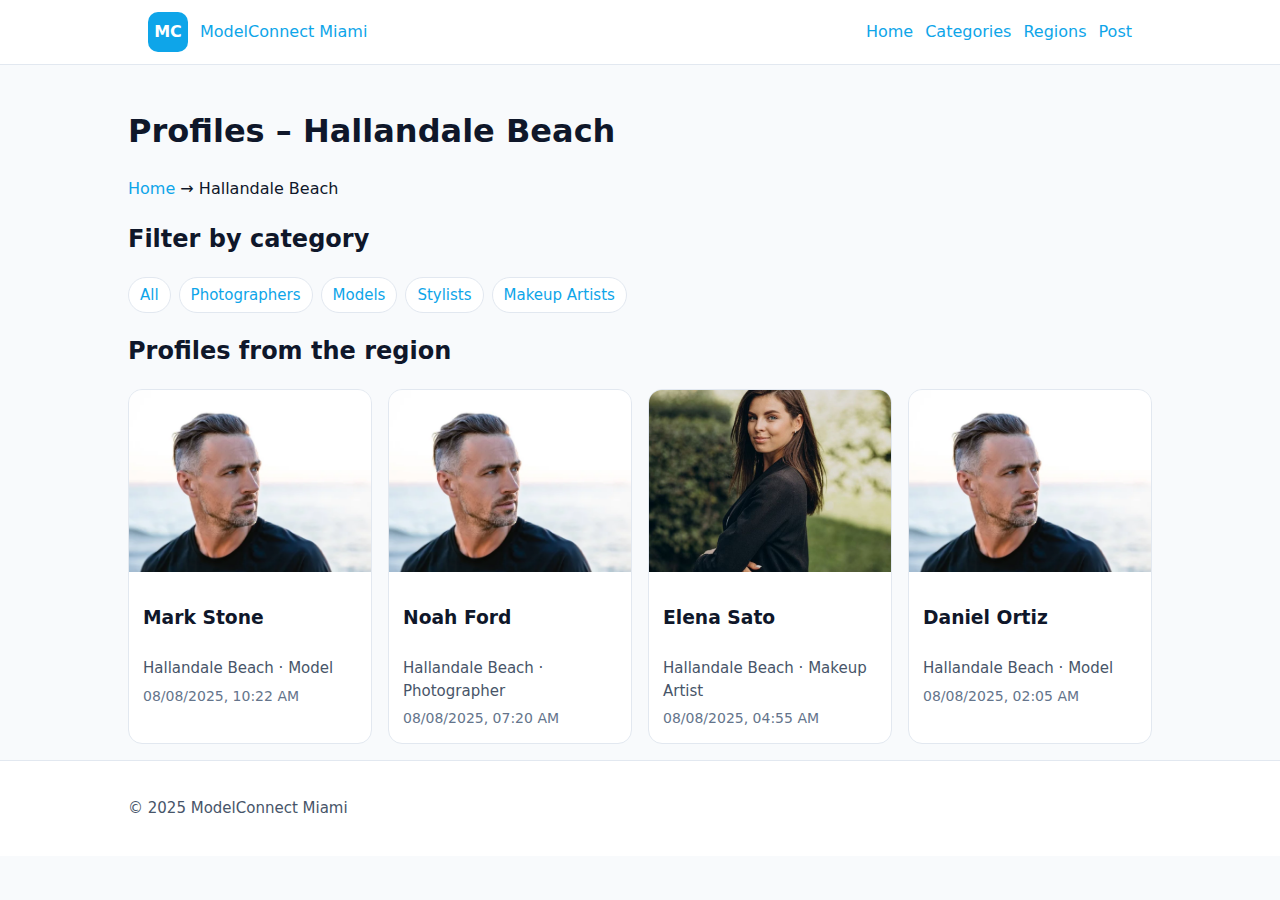
<file: region.html>
<!DOCTYPE html>
<html lang="en">
  <head>
    <meta charset="utf-8" />
    <meta name="viewport" content="width=device-width,initial-scale=1" />
    <title>Profiles – Hallandale Beach</title>
    <link rel="stylesheet" href="./css/style.css" />
    <link rel="icon" href="/img/logo.svg" type="image/x-icon" />
  </head>

  <body>
    <header class="header">
      <div class="container header-bar">
        <a class="brand" href="./index.html">
          <span class="brand-logo" aria-hidden="true">MC</span>
          <span class="brand-name">ModelConnect Miami</span>
        </a>

        <input type="checkbox" id="burger-toggle" class="burger-checkbox" />
        <label for="burger-toggle" class="burger">
          <span></span>
          <span></span>
          <span></span>
        </label>

        <nav class="header-nav" aria-label="basic">
          <a href="./index.html">Home</a>
          <a href="./category.html">Categories</a>
          <a href="./region.html">Regions</a>
          <a href="./post.html">Post</a>
        </nav>
      </div>
    </header>

    <main class="container">
      <h1 class="page-title">Profiles – Hallandale Beach</h1>
      <nav class="breadcrumb" aria-label="Breadcrumb">
        <a href="./index.html">Home</a>
        <span class="breadcrumb-sep">→</span>
        <span aria-current="page">Hallandale Beach</span>
      </nav>

      <section aria-labelledby="filter-category">
        <h2 id="filter-category">Filter by category</h2>
        <ul class="list-inline">
          <li><a class="chip chip--active" href="./region.html">All</a></li>
          <li><a class="chip" href="./region.html">Photographers</a></li>
          <li><a class="chip" href="./region.html">Models</a></li>
          <li><a class="chip" href="./region.html">Stylists</a></li>
          <li><a class="chip" href="./region.html">Makeup Artists</a></li>
        </ul>
      </section>

      <section aria-labelledby="cards-region">
        <h2 id="cards-region">Profiles from the region</h2>
        <div class="grid grid-cards">
          <article class="card">
            <div class="card-media">
              <img
                src="./img/man.jpg"
                alt="Profile photo of Mark Stone"
                loading="lazy"
              />
            </div>
            <div class="card-body">
              <h3 class="card-title">Mark Stone</h3>
              <div class="card-meta">Hallandale Beach · Model</div>
              <div class="card-time">08/08/2025, 10:22 AM</div>
            </div>
          </article>

          <article class="card">
            <div class="card-media">
              <img
                src="./img/man.jpg"
                alt="Profile photo of Noah Ford"
                loading="lazy"
              />
            </div>
            <div class="card-body">
              <h3 class="card-title">Noah Ford</h3>
              <div class="card-meta">Hallandale Beach · Photographer</div>
              <div class="card-time">08/08/2025, 07:20 AM</div>
            </div>
          </article>

          <article class="card">
            <div class="card-media">
              <img
                src="./img/woman.jpg"
                alt="Profile photo of Elena Sato"
                loading="lazy"
              />
            </div>
            <div class="card-body">
              <h3 class="card-title">Elena Sato</h3>
              <div class="card-meta">Hallandale Beach · Makeup Artist</div>
              <div class="card-time">08/08/2025, 04:55 AM</div>
            </div>
          </article>

          <article class="card">
            <div class="card-media">
              <img
                src="./img/man.jpg"
                alt="Profile photo of Daniel Ortiz"
                loading="lazy"
              />
            </div>
            <div class="card-body">
              <h3 class="card-title">Daniel Ortiz</h3>
              <div class="card-meta">Hallandale Beach · Model</div>
              <div class="card-time">08/08/2025, 02:05 AM</div>
            </div>
          </article>
        </div>
      </section>
    </main>

    <footer class="footer">
      <div class="container footer-inner">
        <span>© 2025 ModelConnect Miami</span>
      </div>
    </footer>
  </body>
</html>
</file>
<file: css/style.css>
* {
  box-sizing: border-box;
}

html {
  scroll-behavior: smooth;
}

body {
  margin: 0;
  font-family: system-ui, -apple-system, Segoe UI, Roboto, Ubuntu, Cantarell,
    Noto Sans, Helvetica, Arial, "Apple Color Emoji", "Segoe UI Emoji";
  color: #0f172a;
  background: #f8fafc;
  line-height: 1.5;
  padding-top: 70px;
}

a {
  color: #0ea5e9;
  text-decoration: none;
}

a:hover {
  text-decoration: underline;
}

.container {
  width: 90%;
  max-width: 1024px;
  margin-inline: auto;
  padding-block: 16px;
}

/* Header */
.header {
  position: fixed;
  top: 0;
  left: 0;
  width: 100%;
  background: white;
  border-bottom: 1px solid #e2e8f0;
  z-index: 1000;
}

.header-bar {
  display: flex;
  justify-content: space-between;
  align-items: center;
  padding: 12px 20px;
}

.brand {
  display: flex;
  align-items: center;
  gap: 12px;
}

.brand-logo {
  width: 40px;
  height: 40px;
  border-radius: 10px;
  background: #0ea5e9;
  display: inline-flex;
  align-items: center;
  justify-content: center;
  color: white;
  font-weight: 700;
}

.header-nav {
  display: flex;
  flex-wrap: wrap;
  gap: 12px;
}

.list-inline {
  display: flex;
  flex-wrap: wrap;
  gap: 8px;
  padding: 0;
  list-style: none;
  margin: 0;
}

.chip {
  display: inline-block;
  border: 1px solid #e2e8f0;
  background: white;
  padding: 6px 11px;
  border-radius: 999px;
  font-size: 15px;
  cursor: pointer;
}

.chip-active {
  background: #e0f2fe;
  border-color: #bae6fd;
}

.burger-checkbox {
  position: absolute;
  visibility: hidden;
}

.burger {
  display: none;
  width: 28px;
  height: 20px;
  cursor: pointer;
  position: relative;
  z-index: 1001;
}

.burger span {
  display: block;
  height: 3px;
  width: 100%;
  background: #0f172a;
  border-radius: 2px;
  margin-bottom: 5px;
  transition: 0.3s;
}

.burger-checkbox:checked + .burger span:nth-child(1) {
  transform: rotate(45deg) translate(4px, 7px);
}

.burger-checkbox:checked + .burger span:nth-child(2) {
  opacity: 0;
}

.burger-checkbox:checked + .burger span:nth-child(3) {
  transform: rotate(-45deg) translate(4px, -7px);
}

.grid {
  display: grid;
  gap: 16px;
}

.grid-cards {
  grid-template-columns: 1fr;
}

@media (min-width: 900px) {
  .grid-cards {
    grid-template-columns: repeat(3, 1fr);
  }
}

@media (min-width: 1200px) {
  .grid-cards {
    grid-template-columns: repeat(4, 1fr);
  }
}

.card {
  background: white;
  border: 1px solid #e2e8f0;
  border-radius: 14px;
  overflow: hidden;
  display: flex;
  flex-direction: column;
  transition: transform 0.2s ease, box-shadow 0.2s ease;
}

.card:hover {
  transform: translateY(-2px);
  box-shadow: 0 6px 24px rgba(2, 6, 23, 0.06);
}

.card-media {
  aspect-ratio: 4/3;
  background: #e2e8f0;
  overflow: hidden;
}

.card-media img {
  width: 100%;
  height: 100%;
  object-fit: cover;
  display: block;
}

.card-body {
  padding: 14px;
  display: grid;
  gap: 6px;
}

.card-title {
  font-weight: 700;
}

.card-meta {
  color: #475569;
  font-size: 15px;
}

.card-time {
  color: #64748b;
  font-size: 14px;
}

.profile {
  display: grid;
  gap: 19px;
}

@media (min-width: 900px) {
  .profile {
    grid-template-columns: 1.6fr 1fr;
    align-items: start;
  }
}

.gallery {
  display: grid;
  gap: 12px;
  grid-template-columns: 1fr;
}

.gallery img {
  width: 100%;
  height: auto;
  border-radius: 10px;
  display: block;
}

.profile-panel {
  background: white;
  border: 1px solid #e2e8f0;
  border-radius: 14px;
  padding: 16px;
  display: grid;
  gap: 10px;
}

.meta {
  display: grid;
  gap: 5px;
  color: #334155;
}

.btn {
  display: inline-block;
  background: #0ea5e9;
  color: white;
  border: 0;
  padding: 12px 16px;
  border-radius: 10px;
  cursor: pointer;
  text-align: center;
  font-weight: 600;
}

.footer {
  background: white;
  border-top: 1px solid #e2e8f0;
  padding-block: 20px;
}

.footer-inner {
  color: #475569;
  font-size: 15px;
  display: flex;
  justify-content: space-between;
  gap: 16px;
  flex-wrap: wrap;
}

.footer-links {
  display: flex;
  gap: 16px;
}

.visually-hidden {
  position: absolute;
  height: 1px;
  width: 1px;
  overflow: hidden;
  clip: rect(0 0 0 0);
  white-space: nowrap;
  border: 0;
  padding: 0;
  margin: -1px;
}

@media (max-width: 768px) {
  .burger {
    display: block;
    position: fixed;
    top: 15px;
    right: 20px;
    width: 28px;
    height: 20px;
    z-index: 1001;
    cursor: pointer;
  }

  .header-nav {
    position: fixed;
    top: 0;
    right: 0;
    width: 250px;
    height: 100vh;
    flex-direction: column;
    justify-content: flex-start;
    align-items: flex-start;
    background: rgb(175, 173, 173);
    transform: translateX(100%);
    transition: transform 0.3s ease;
    z-index: 1000;
    padding-top: 60px;
    padding-left: 20px;
    text-align: left;
    overflow-y: auto;
  }

  .burger-checkbox:checked ~ .header-nav {
    transform: translateX(0);
  }

  .header-nav a {
    white-space: nowrap;
    color: #0ea5e9;
    font-size: 18px;
  }
}
</file>
